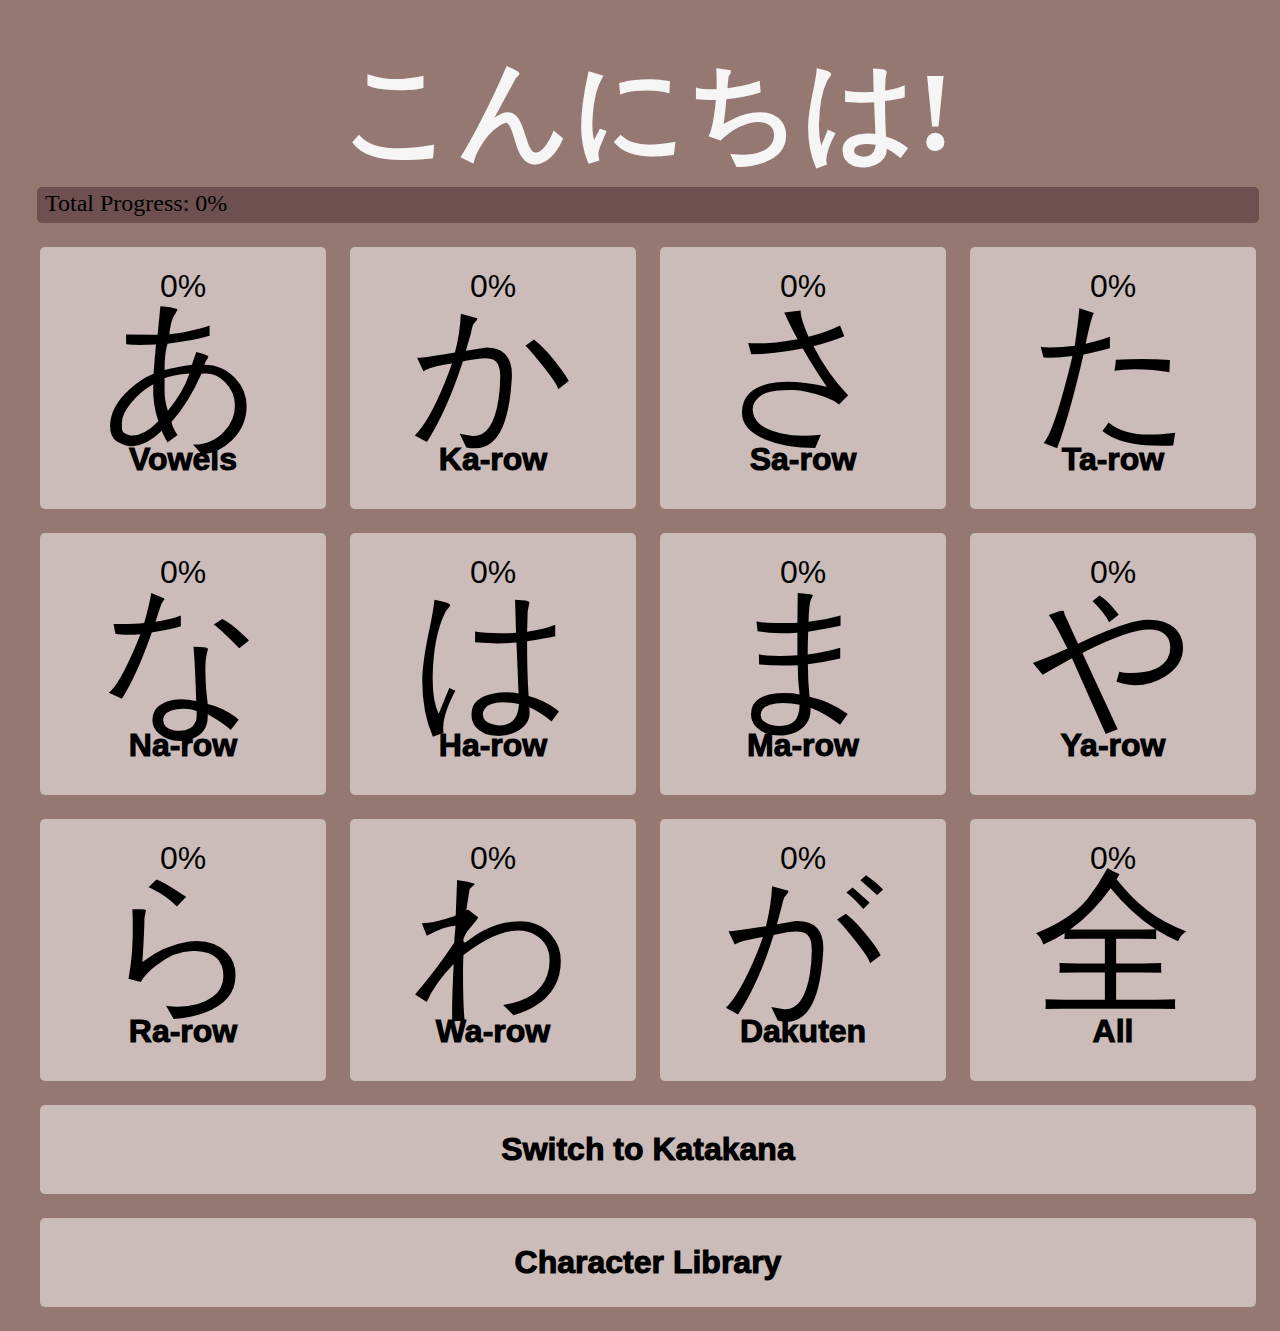
<file: index.html>
<!DOCTYPE html>
<html lang="en">

<head>
    <meta charset="UTF-8">
    <meta name="viewport" content="width=device-width, initial-scale=1.0">
    <title>Japanese Learning App</title>
    <link rel="stylesheet" href="style.css">
</head>

<body class="dashboard">
    <h1 class="MainHeader">こんにちは!</h1>
    <div class="ProgressContainer"> <!--displays the overall progress bar-->
        <div id="DashboardProgress" class="ProgressBar" style="width: 0%;"><span id="DashboardText"
                class="progressText"></span></div>
    </div>
    <div class="LearningButtonsGrid"> <!--creates the quiz buttons and their container-->
        <button id="Vowels" onclick="startQuiz('Vowels')" class="LearningButton">
            <p class="progress">30%</p><span class="DisplayChar" id="Vowel">あ</span>
            <p class="translation">Vowels</p>
        </button>
        <button id="KaRow" onclick="startQuiz('KaRow')" class="LearningButton">
            <p class="progress">0%</p><span class="DisplayChar" id="Ka-row">か</span>
            <p class="translation">Ka-row</p>
        </button>
        <button id="SaRow" onclick="startQuiz('SaRow')" class="LearningButton">
            <p class="progress">0%</p><span class="DisplayChar" id="Sa-row">さ</span>
            <p class="translation">Sa-row</p>
        </button>
        <button id="TaRow" onclick="startQuiz('TaRow')" class="LearningButton">
            <p class="progress">0%</p><span class="DisplayChar" id="Ta-row">た</span>
            <p class="translation">Ta-row</p>
        </button>
        <button id="NaRow" onclick="startQuiz('NaRow')" class="LearningButton">
            <p class="progress">0%</p><span class="DisplayChar" id="Na-row">な</span>
            <p class="translation">Na-row</p>
        </button>
        <button id="HaRow" onclick="startQuiz('HaRow')" class="LearningButton">
            <p class="progress">0%</p><span class="DisplayChar" id="Ha-row">は</span>
            <p class="translation">Ha-row</p>
        </button>
        <button id="MaRow" onclick="startQuiz('MaRow')" class="LearningButton">
            <p class="progress">0%</p><span class="DisplayChar" id="Ma-row">ま</span>
            <p class="translation">Ma-row</p>
        </button>
        <button id="YaRow" onclick="startQuiz('YaRow')" class="LearningButton">
            <p class="progress">0%</p><span class="DisplayChar" id="Ya-row">や</span>
            <p class="translation">Ya-row</p>
        </button>
        <button id="RaRow" onclick="startQuiz('RaRow')" class="LearningButton">
            <p class="progress">0%</p><span class="DisplayChar" id="Ra-row">ら</span>
            <p class="translation">Ra-row</p>
        </button>
        <button id="WaRow" onclick="startQuiz('WaRow')" class="LearningButton">
            <p class="progress">0%</p><span class="DisplayChar" id="Wa-row">わ</span>
            <p class="translation">Wa-row</p>
        </button>
        <button id="Dakuten" onclick="startQuiz('Dakuten')" class="LearningButton">
            <p class="progress">0%</p><span class="DisplayChar" id="Dakuten">が</span>
            <p class="translation">Dakuten</p>
        </button>
        <button id="All" onclick="startQuiz('All')" class="LearningButton">
            <p class="progress">0%</p><span class="DisplayChar" id="All">全</span>
            <p class="translation">All</p>
        </button>
    </div>
    <div class="SwitchContainer"> <!--displays the mode switch button-->
        <button class="QuizButton" id="modeSwitch">Switch to Katakana</button>
    </div>
     <div class="SwitchContainer"> <!--displays the button that opens the library-->
    <button onclick= library() class="libraryButton">
        Character Library
    </button></div>
    <script src="japanese-characters.js"></script>
    <script src="pageSwitch.js"></script>
    <script src="userProgress.js"></script>
    <script>
        function startQuiz(Rows) {
            if (PageMode == false) { //checks whether the page is currently in hiragana or katakana mode
                QuizGroup = Hiragana[Rows]
            } else {
                QuizGroup = Katakana[Rows]
            }
            window.location.href = "quiz.html"
            localStorage.setItem("QuizGroup", JSON.stringify(QuizGroup))
            localStorage.setItem("QuizName", Rows)
        }   
        function library(){
            window.location.href =" CharacterLibrary.html"
        }
    </script>
</body>

</html>
</file>
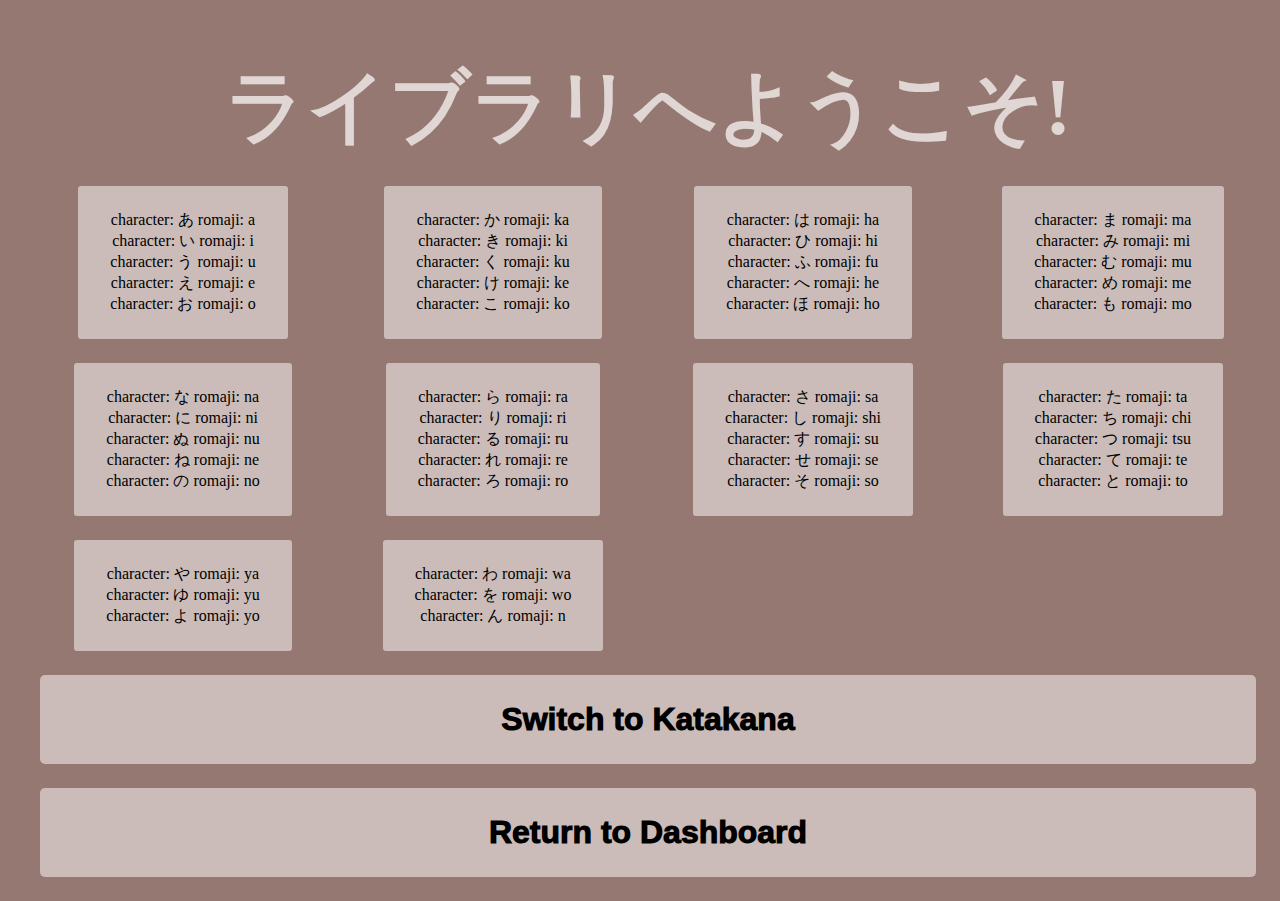
<file: CharacterLibrary.html>
<!DOCTYPE html>
<html lang="en">

<head>
    <meta charset="UTF-8">
    <meta name="viewport" content="width=device-width, initial-scale=1.0">
    <title>Japanese Learning App</title>
    <link rel="stylesheet" href="style.css">
</head>

<body id="characterLibrary" class="dashboard">
    <h1 id="LibraryHeader" class="EndHeader">ライブラリへようこそ!</h1> <!--The header means "Welcome to the library!"-->
    <div id="LibraryContainer" class="LearningButtonsGrid"> <!--creates the container for the library character group displays-->
    </div>
   <div class="SwitchContainer"> <!--displays the mode switch button-->
        <button onclick=location.reload() class="QuizButton" id="modeSwitch">Switch to Katakana</button>
    </div>
    <div class="SwitchContainer">
    <button class="returnButton" onclick = home()>Return to Dashboard</button> <!--displays the return button-->
</div>
    <script src="japanese-characters.js"></script>
    <script src="pageSwitch.js"></script>
    <script src="library.js"></script>
    <script src="userProgress.js"></script>
    <script>function home(){
        window.location.href = "index.html"
    }</script>
</body>
</file>
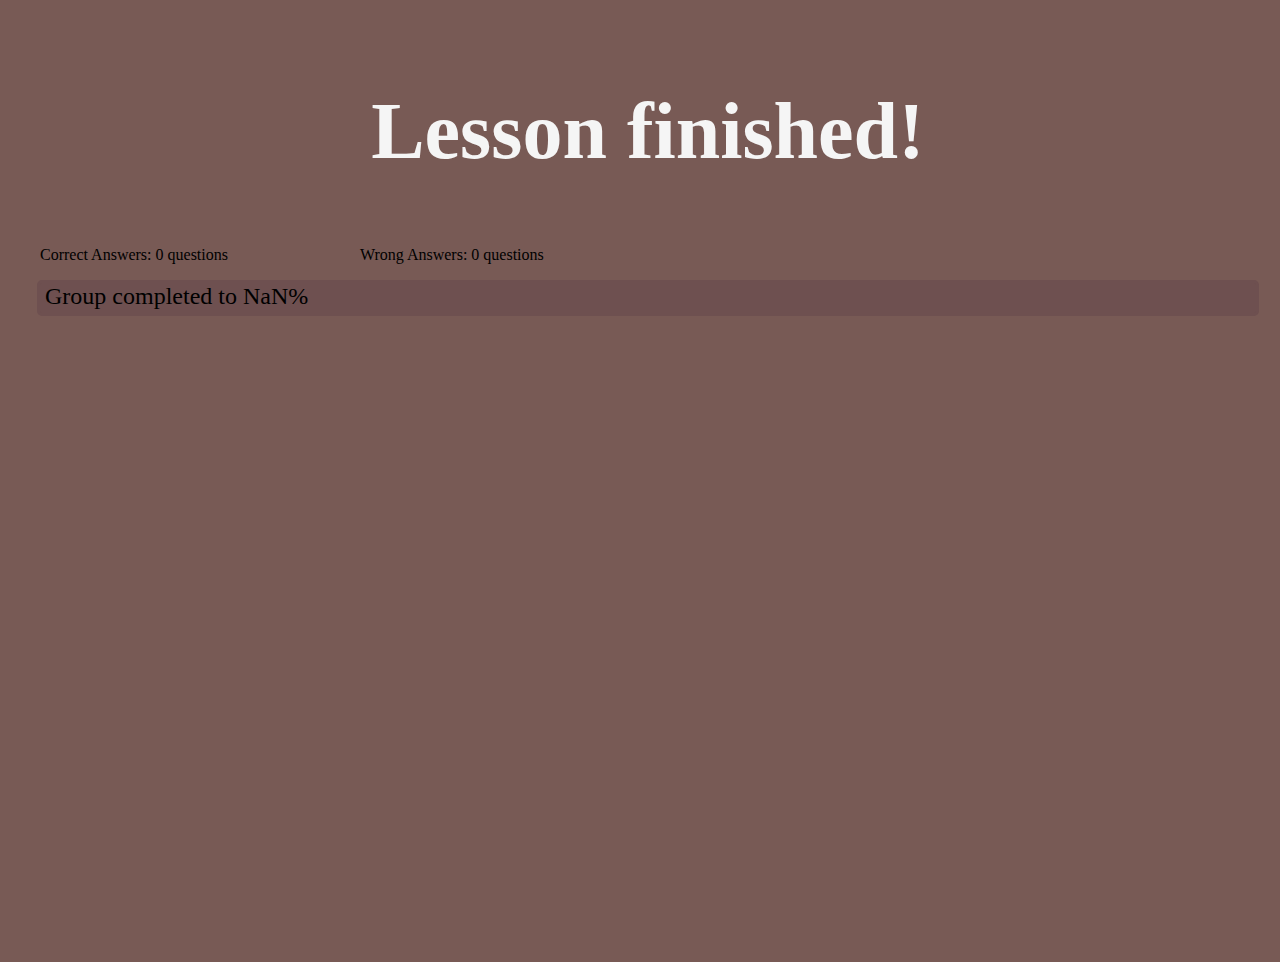
<file: EndPage.html>
<!DOCTYPE html>
<html lang="en">

<head>
    <meta charset="UTF-8">
    <meta name="viewport" content="width=device-width, initial-scale=1.0">
    <title>Japanese Learning App</title>
    <link rel="stylesheet" href="style.css">
</head>

<body id="endPage" class="quizLayout">
    <h1 class="EndHeader">Lesson finished!</h1>
    <p id="correct" class="Amount">Correct Answers:</p>
    <p id="wrong" class="Amount">Wrong Answers:</p>
    <div class="ProgressContainer" id="AnswerContainer"> <!--displays the progress bar showing the progress of the studied group-->
        <div style="width: 0%;" class="ProgressBar" id="EndBar"><span class="progressText" id="EndText"></span></div>
    </div>
    <script src="japanese-characters.js"></script>
    <script src="quiz.js"></script>
    <script src="pageSwitch.js"></script>
    <script src="userProgress.js"></script>
</body>
</file>
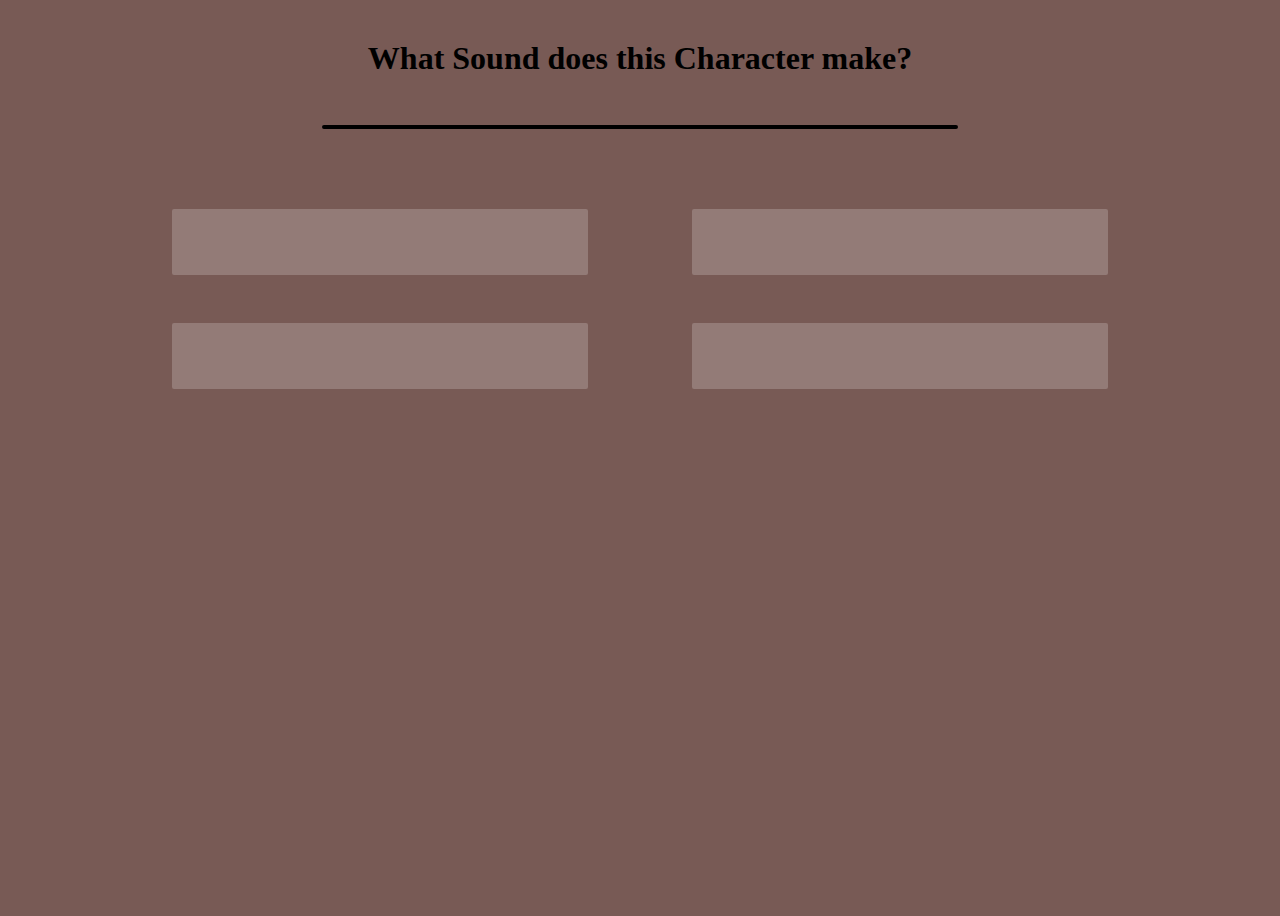
<file: quiz.html>
<!DOCTYPE html>
<html lang="en">

<head>
    <meta charset="UTF-8">
    <meta name="viewport" content="width=device-width, initial-scale=1.0">
    <title>Japanese Learning App</title>
    <link rel="stylesheet" href="style.css">
</head>

<body class="quizLayout">
    <h1 class="QuizHeader">What Sound does this Character make?</h1>
    <div id="VowelCharacter" class="quizCharacter"> <!--creates the container for the question character-->
    </div>
    <div id="Answers" class="AnswerButtons"> <!--creates the empty answer buttons and their container-->
        <button id="Answer1" class="Answers"></button>
        <button id="Answer2" class="Answers"></button>
        <button id="Answer3" class="Answers"></button>
        <button id="Answer4" class="Answers"></button>
    </div>


    <script src="japanese-characters.js"></script>
    <script src="quiz.js"></script>
</body>

</html>
</file>
<file: style.css>
.dashboard {
  width: 100%;
  align-items: center;
  background-color: rgb(150, 120, 115);
  overflow: auto;
}
.quizLayout {
  background-color: rgb(120, 90, 85);
  align-items: center;
  overflow: auto;
  height:100vh
}
.MainHeader {
  display: block;
  text-align: center;
  margin: 0 auto;
  margin-top: 4vh;
  font-size: 7rem;
  color: whitesmoke;
}
.ProgressContainer {
  width: 95%;
  height: 30px;
  background-color: rgb(110, 80, 80);
  border: 3.5px solid rgb(110, 80, 80);
  border-radius: 5px;
  margin: auto;
  overflow: hidden;
  padding: 0;
  margin: 0 auto;
}
.ProgressBar {
  height: 100%;
  background-color: whitesmoke;
  transition: width 1s ease; /*animates progress bar source: MDN*/
  overflow: visible;
  border-radius: 2px;
}
.progressText {
  font-size: 1.5rem;
  overflow: visible;
  white-space: nowrap; /*makes sure the whole Text shows on the progress bar even if the bar is not wide enough, source: MDN */
  padding-left: 5px;
}
#EndBar {
  background-color: rgb(180, 150, 150);
}
.LearningButtonsGrid {
  display: grid;
  grid-template-columns: repeat(4, 1fr); /*creates the container for the dashboard quiz buttons, sources: W3schools,CSS-tricks*/
  gap: 1.5rem;
  padding: 1.5rem 2rem 1rem 2rem;
}
.LearningButton,
.QuizButton,
.libraryButton,
.returnButton {
  padding: 1.5rem;
  font-size: 10rem;
  font-weight: 500;
  border: 2px solid transparent;
  border-radius: 5px;
  background-color: rgb(255, 255, 255, 0.5);
  font-family: "Noto Sans JP", "Hiragino Kaku Gothic ProN", "Yu Gothic",
    sans-serif;
  cursor: pointer;
  transition: 0.2s;
}
.LearningButton:hover,
.QuizButton:hover,
.libraryButton:hover,
.returnButton:hover {
  background-color: whitesmoke;
  transition: 0.2s;
}
.correct {
  background-color: rgb(42, 131, 42) !important;
  transition: 0.2s;
}
.wrong {
  background-color: rgb(158, 43, 43) !important;
  transition: 0.1s;
}
.quizCharacter {
  font-size: 10rem;
  font-weight: 500;
  border: 2px solid black;
  border-radius: 5px;
  margin: 3rem auto 5rem auto;
  width: 50%;
  text-align: center;
  display: block;
}
.QuizHeader {
  display: block;
  width: 80%;
  text-align: center;
  padding-top: 2rem;
  margin: auto;
}
.AnswerButtons {
  display: grid;
  grid-template-columns: repeat(2, 4fr);
  gap: 3rem 0;
  justify-items: center;
  padding: 0 7rem;
}
.Answers {
  width: 80%;
  margin: 0;
  padding: 2rem;
  font-size: larger;
  background: rgb(255, 255, 255, 0.2);
  border: 1.5px solid transparent;
  border-radius: 2px;
}
.Answers:hover {
  background-color: rgb(255, 255, 255, 0.8);
  cursor: pointer;
  transition: 0.2s;
}
.translation {
  display: block;
  font-size: 2rem;
  font-weight: 1000;
  padding: 0;
  margin: -40px 0 5px 0;
}
#modeSwitch,
.libraryButton,
.returnButton {
  display: block;
  margin: auto;
  font-size: 2rem;
  font-weight: 1000;
  width: 100%;
}
.SwitchContainer {
  padding: 0.5rem 2rem 1rem 2rem;
}
.EndHeader {
  display: block;
  text-align: center;
  color: whitesmoke;
  font-size: 5rem;
  align-items: top;
  padding-top: 2rem;
}
#endPage {
  display: block;
  width: 100%;
  height: 100vh;
}
.Amount {
  display: inline-block;
}
#correct {
  padding: 0 8rem 0 2rem;
}
.progress {
  display: block;
  font-size: 2rem;
  font-weight: 500;
  padding: 0;
  margin: -5px auto -40px auto;
}
.libraryCharacters{
  display: block;
}
.LibraryDisplay{
  display: block;
  background-color: rgb(255, 255, 255, 0.5) ;
  border-radius: 3px;
  text-align: center;
  font-size: medium;
  font-weight: 500;
  padding: 1.5rem 2rem;
  margin: auto;
}
#LibraryHeader{
  color: rgb(255, 255, 255, 0.7);
  padding: 0;
  margin-bottom: 0;
}
</file>
